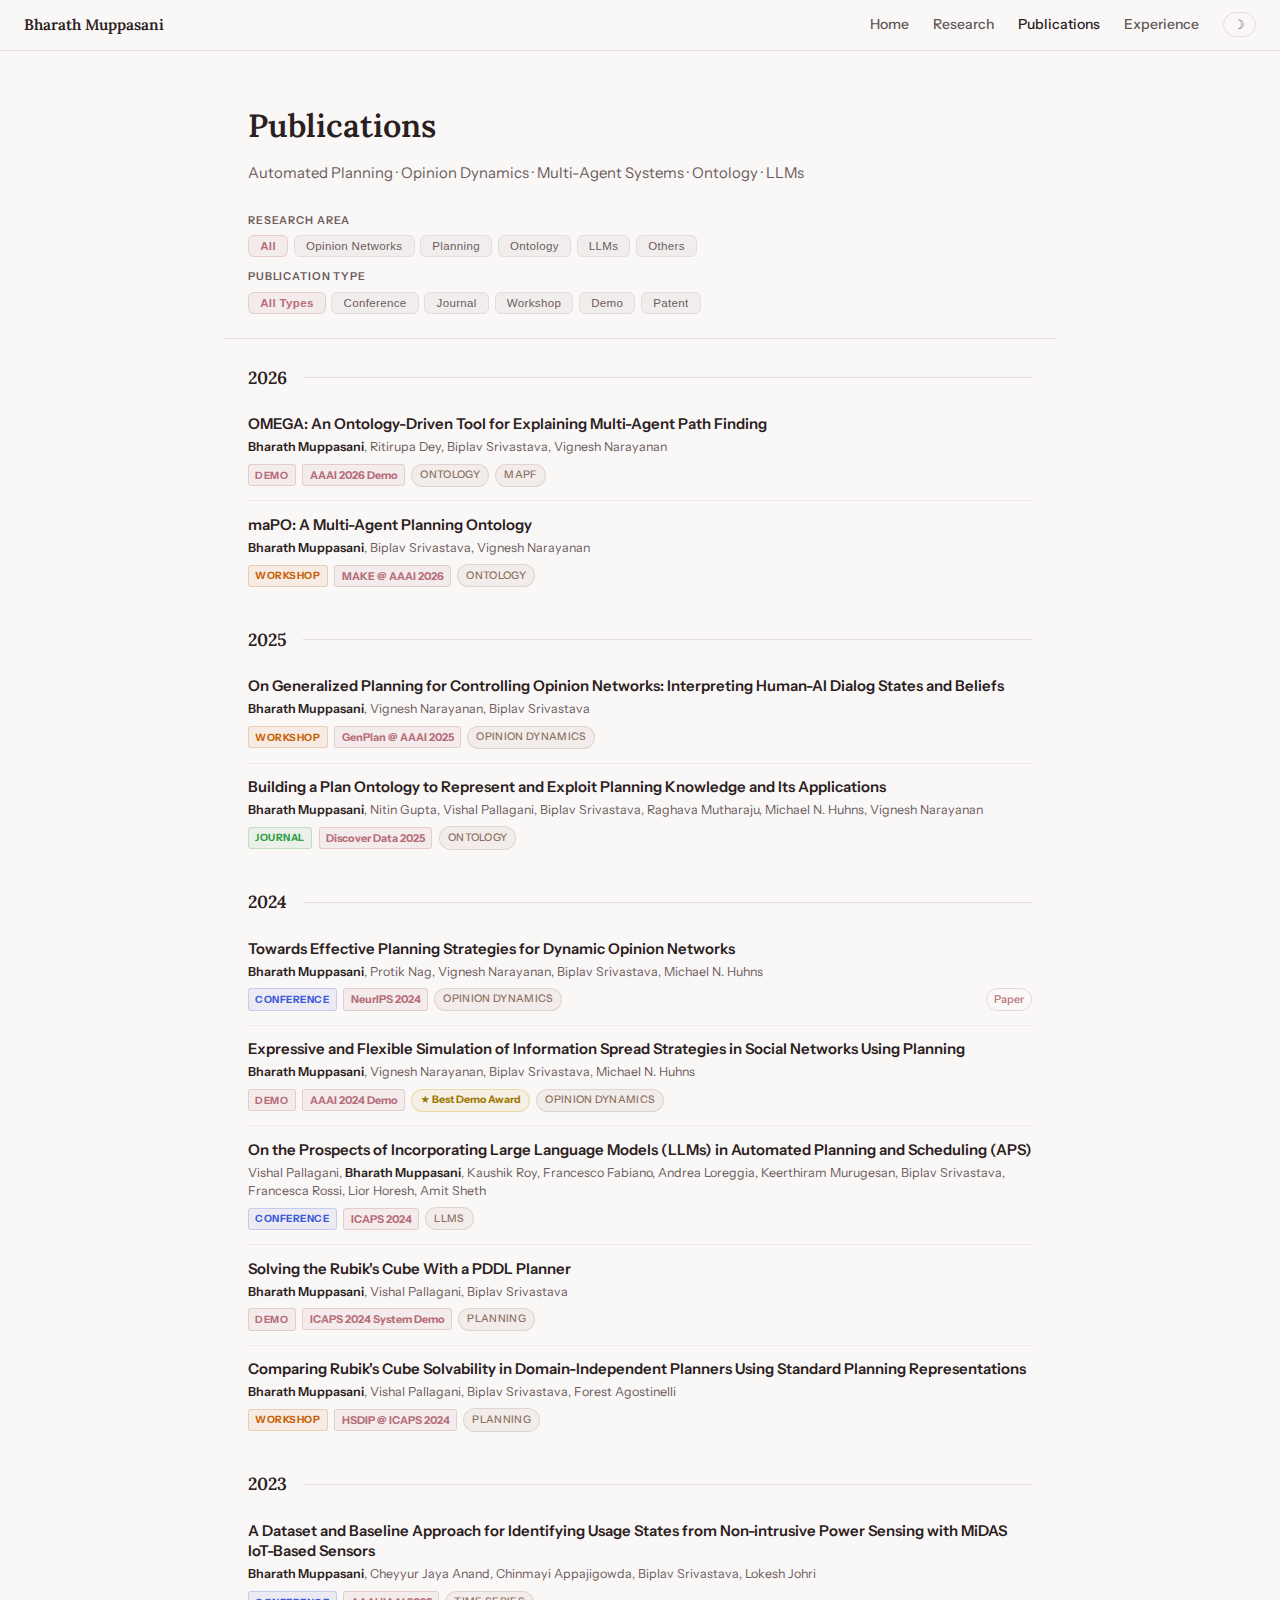
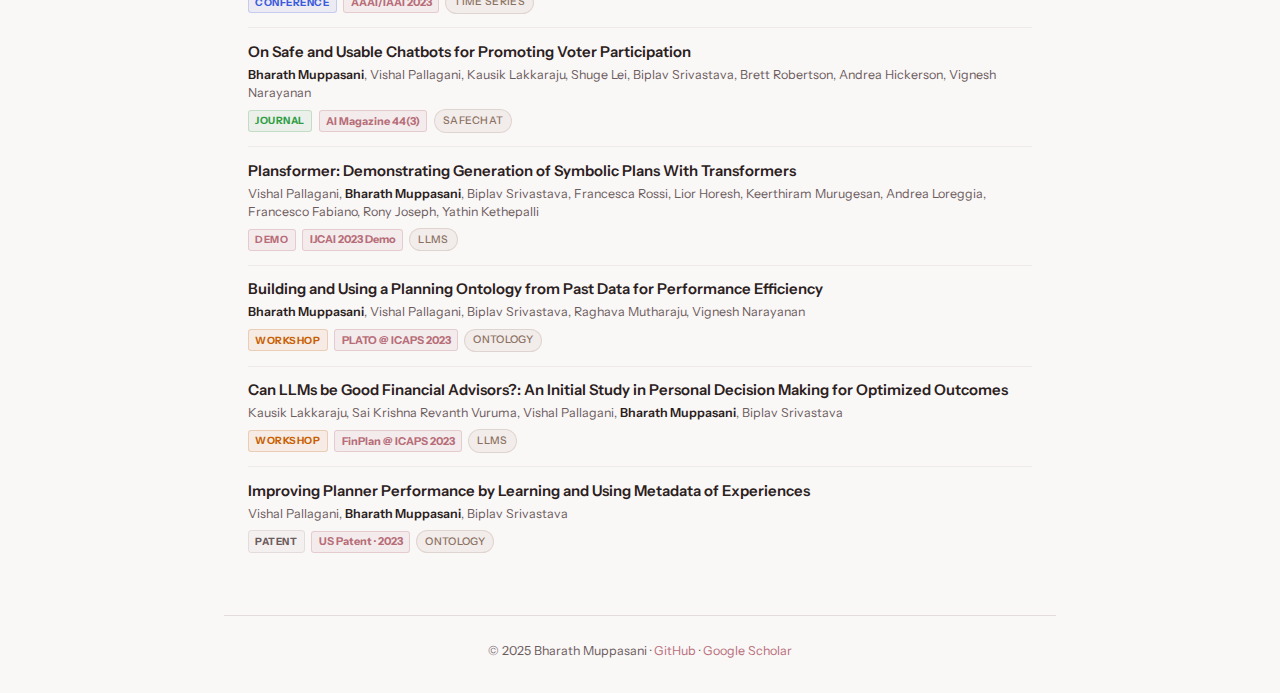
<file: publications.html>
<!DOCTYPE html>
<html lang="en">
<head>
  <script>
    (function() {
      var t = localStorage.getItem('theme');
      if (t === 'dark') document.documentElement.setAttribute('data-theme', 'dark');
    })();
  </script>
  <meta charset="UTF-8">
  <meta name="viewport" content="width=device-width, initial-scale=1.0">
  <title>Publications — Bharath Muppasani</title>
  <link rel="preconnect" href="https://fonts.googleapis.com">
  <link rel="preconnect" href="https://fonts.gstatic.com" crossorigin>
  <link href="https://fonts.googleapis.com/css2?family=Instrument+Sans:ital,wght@0,400;0,500;0,600;1,400&family=Lora:ital,wght@0,400;0,600;1,400&display=swap" rel="stylesheet">
  <style>
    :root {
      --bg: #faf7f7; --surface: #f2eded; --border: #e4dcdc;
      --text: #2a2020; --muted: #6b5b5b;
      --accent: #b76e79; --accent-faint: rgba(183,110,121,0.08); --accent-border: rgba(183,110,121,0.25);
      --ff-sans: 'Instrument Sans', system-ui, sans-serif;
      --ff-serif: 'Lora', Georgia, serif;
      --max: 52rem;
    }
    [data-theme="dark"] {
      --bg: #1a1616; --surface: #231e1e; --border: #3a3030;
      --text: #ede5e5; --muted: #a08888;
      --accent: #cf838e; --accent-faint: rgba(207,131,142,0.08); --accent-border: rgba(207,131,142,0.28);
    }
    *, *::before, *::after { box-sizing: border-box; margin: 0; padding: 0; }
    body { font-family: var(--ff-sans); background: var(--bg); color: var(--text); line-height: 1.7; min-height: 100vh; }

    /* Nav - matches research page */
    .site-nav { position: sticky; top: 0; z-index: 100; background: var(--bg); border-bottom: 1px solid var(--border); display: flex; align-items: center; justify-content: space-between; padding: 0.75rem 1.5rem; gap: 1rem; }
    .site-nav a { color: var(--text); text-decoration: none; font-size: 0.875rem; font-weight: 500; opacity: 0.75; transition: opacity 0.15s; }
    .site-nav a:hover, .site-nav a.active { opacity: 1; }
    .site-nav a.brand { font-weight: 600; opacity: 1; font-size: 0.95rem; font-family: var(--ff-serif); }
    .nav-links { display: flex; gap: 1.5rem; align-items: center; }
    .theme-btn { background: none; border: 1px solid var(--border); border-radius: 999px; padding: 0.25rem 0.6rem; cursor: pointer; font-size: 0.8rem; color: var(--muted); transition: border-color 0.2s, color 0.2s; }
    .theme-btn:hover { border-color: var(--accent); color: var(--accent); }

    /* Page header */
    .page-header { max-width: var(--max); margin: 3rem auto 0; padding: 0 1.5rem; }
    .page-header h1 { font-family: var(--ff-serif); font-size: clamp(1.5rem, 3vw, 2rem); font-weight: 600; color: var(--text); }
    .page-header p { color: var(--muted); font-size: 0.93rem; margin-top: 0.5rem; }

    /* Filter section */
    .filter-section { max-width: var(--max); margin: 1.5rem auto 0; padding: 0 1.5rem; }
    .filter-label {
      font-size: 0.68rem; font-weight: 600; letter-spacing: 0.08em; text-transform: uppercase;
      color: var(--muted); margin-bottom: 0.4rem; display: block;
    }
    .filter-row { display: flex; flex-wrap: wrap; gap: 0.35rem; margin-bottom: 0.6rem; }
    .filter-btn {
      font-size: 0.72rem; font-weight: 500; letter-spacing: 0.03em;
      background: var(--surface); border: 1px solid var(--border); border-radius: 0.375rem;
      padding: 0.25rem 0.7rem; cursor: pointer; color: var(--muted);
      transition: all 0.15s;
    }
    .filter-btn:hover { border-color: var(--accent-border); color: var(--accent); background: var(--accent-faint); }
    .filter-btn.active { background: var(--accent-faint); color: var(--accent); border-color: var(--accent-border); font-weight: 600; }

    /* Divider */
    .section-divider { max-width: var(--max); margin: 1.5rem auto 0; padding: 0 1.5rem; border: none; border-top: 1px solid var(--border); }

    /* Year sections */
    .year-section { max-width: var(--max); margin: 0 auto; padding: 0 1.5rem; }
    .year-header {
      display: flex; align-items: center; gap: 1rem;
      padding: 1.5rem 0 0.5rem;
    }
    .year-label { font-family: var(--ff-serif); font-size: 1.1rem; font-weight: 600; color: var(--text); white-space: nowrap; }
    .year-header::after { content: ''; flex: 1; height: 1px; background: var(--border); }

    /* Publication entry */
    .pub-entry {
      padding: 0.85rem 0;
      border-bottom: 1px solid color-mix(in srgb, var(--border) 50%, transparent);
    }
    .pub-entry:last-child { border-bottom: none; }

    .pub-title {
      font-size: 0.93rem; font-weight: 600; line-height: 1.4;
      color: var(--text); margin-bottom: 0.2rem;
    }
    .pub-authors { font-size: 0.78rem; color: var(--muted); line-height: 1.45; margin-bottom: 0.45rem; }
    .pub-authors strong { color: var(--text); font-weight: 600; }

    .pub-meta { display: flex; align-items: center; gap: 0.4rem; flex-wrap: wrap; }
    .pub-meta .spacer { flex: 1; }

    /* Type badges */
    .type-badge {
      font-size: 0.63rem; font-weight: 700; letter-spacing: 0.05em; text-transform: uppercase;
      padding: 0.1rem 0.4rem; border-radius: 0.2rem; border: 1px solid; white-space: nowrap;
    }
    .type-badge.conference { color: #3b5bdb; background: rgba(59,91,219,0.07); border-color: rgba(59,91,219,0.22); }
    .type-badge.journal    { color: #2f9e44; background: rgba(47,158,68,0.07); border-color: rgba(47,158,68,0.22); }
    .type-badge.workshop   { color: #c96000; background: rgba(201,96,0,0.07); border-color: rgba(201,96,0,0.22); }
    .type-badge.demo       { color: var(--accent); background: var(--accent-faint); border-color: var(--accent-border); }
    .type-badge.patent     { color: var(--muted); background: color-mix(in srgb, var(--surface) 80%, transparent); border-color: var(--border); }
    [data-theme="dark"] .type-badge.conference { color: #748ffc; background: rgba(116,143,252,0.09); border-color: rgba(116,143,252,0.22); }
    [data-theme="dark"] .type-badge.journal    { color: #69db7c; background: rgba(105,219,124,0.09); border-color: rgba(105,219,124,0.22); }
    [data-theme="dark"] .type-badge.workshop   { color: #ffa94d; background: rgba(255,169,77,0.09); border-color: rgba(255,169,77,0.22); }

    /* Venue chip - styled like venue-badge */
    .venue-chip {
      font-size: 0.68rem; font-weight: 700;
      background: var(--accent-faint); border: 1px solid var(--accent-border);
      color: var(--accent); border-radius: 0.2rem;
      padding: 0.05rem 0.4rem; white-space: nowrap;
    }

    /* Skill tags */
    .skill-tag {
      font-size: 0.66rem; font-weight: 500; letter-spacing: 0.03em; text-transform: uppercase;
      background: rgba(150,120,100,0.08); border: 1px solid rgba(150,120,100,0.2);
      color: #8a7060; border-radius: 999px; padding: 0.1rem 0.5rem;
    }
    [data-theme="dark"] .skill-tag {
      background: rgba(190,160,140,0.1); border-color: rgba(190,160,140,0.22);
      color: #bea08a;
    }

    /* Award tag */
    .award-tag {
      font-size: 0.66rem; font-weight: 700;
      background: rgba(215,175,55,0.1); border: 1px solid rgba(215,175,55,0.35);
      color: #9a7a00; border-radius: 999px; padding: 0.1rem 0.5rem;
    }
    [data-theme="dark"] .award-tag { color: #d4aa30; background: rgba(215,175,55,0.15); border-color: rgba(215,175,55,0.4); }

    /* Gold text shine */
    @keyframes gold-shine { 0% { background-position: -100% 50%; } 100% { background-position: 200% 50%; } }
    .gold-text-shine { position: relative; display: inline-block; }
    .gold-text-shine::after {
      content: attr(data-text); position: absolute; left: 0; top: 0; width: 100%; height: 100%;
      z-index: 1; pointer-events: none; background-size: 200% auto; color: transparent;
      -webkit-background-clip: text; background-clip: text;
      animation: gold-shine 2.5s ease-in-out forwards;
      background-image: linear-gradient(120deg, transparent 0%, transparent 30%, #a07c26 40%, #ffd700 48%, #ffffff 50%, #ffd700 52%, #a07c26 60%, transparent 70%, transparent 100%);
    }
    [data-theme="dark"] .gold-text-shine::after {
      background-image: linear-gradient(120deg, transparent 0%, transparent 30%, #fde68a 40%, #fbbf24 48%, #ffffff 50%, #fbbf24 52%, #fde68a 60%, transparent 70%, transparent 100%);
    }
    .twinkle-star {
      position: absolute; width: 16px; height: 16px; background: #FFD700;
      clip-path: polygon(50% 0%, 61% 35%, 98% 35%, 68% 57%, 79% 91%, 50% 70%, 21% 91%, 32% 57%, 2% 35%, 39% 35%);
      animation: twinkle-fade 0.8s ease-in-out forwards; pointer-events: none; z-index: 50;
    }
    @keyframes twinkle-fade {
      0% { transform: scale(0) rotate(0deg); opacity: 0; }
      50% { transform: scale(1) rotate(180deg); opacity: 1; }
      100% { transform: scale(0) rotate(360deg); opacity: 0; }
    }

    /* Pub links */
    .pub-links { display: flex; gap: 0.35rem; }
    .pub-link-btn {
      font-size: 0.68rem; color: var(--accent); text-decoration: none;
      border: 1px solid var(--accent-border); border-radius: 999px;
      padding: 0.08rem 0.45rem; font-weight: 500;
    }
    .pub-link-btn:hover { background: var(--accent-faint); }

    .site-footer { text-align: center; padding: 1.5rem 1.5rem 2rem; font-size: 0.78rem; color: var(--muted); border-top: 1px solid var(--border); margin-top: 3rem; max-width: var(--max); margin-left: auto; margin-right: auto; }
    .site-footer a { color: var(--accent); text-decoration: none; }
  </style>
</head>
<body>

<nav class="site-nav">
  <a href="index.html" class="brand">Bharath Muppasani</a>
  <div class="nav-links">
    <a href="index.html">Home</a>
    <a href="research.html">Research</a>
    <a href="publications.html" class="active">Publications</a>
    <a href="index.html#experience">Experience</a>
    <button class="theme-btn" id="themeBtn" aria-label="Toggle theme">☽</button>
  </div>
</nav>

<header class="page-header">
  <h1>Publications</h1>
  <p>Automated Planning · Opinion Dynamics · Multi-Agent Systems · Ontology · LLMs</p>
</header>

<!-- Filters -->
<div class="filter-section">
  <span class="filter-label">Research Area</span>
  <div class="filter-row" id="theme-filters">
    <button class="filter-btn active" data-filter="all" data-group="theme">All</button>
    <button class="filter-btn" data-filter="opinion" data-group="theme">Opinion Networks</button>
    <button class="filter-btn" data-filter="planning" data-group="theme">Planning</button>
    <button class="filter-btn" data-filter="ontology" data-group="theme">Ontology</button>
    <button class="filter-btn" data-filter="llm" data-group="theme">LLMs</button>
    <button class="filter-btn" data-filter="others" data-group="theme">Others</button>
  </div>
  <span class="filter-label">Publication Type</span>
  <div class="filter-row" id="type-filters">
    <button class="filter-btn active" data-filter="all" data-group="type">All Types</button>
    <button class="filter-btn" data-filter="conference" data-group="type">Conference</button>
    <button class="filter-btn" data-filter="journal" data-group="type">Journal</button>
    <button class="filter-btn" data-filter="workshop" data-group="type">Workshop</button>
    <button class="filter-btn" data-filter="demo" data-group="type">Demo</button>
    <button class="filter-btn" data-filter="patent" data-group="type">Patent</button>
  </div>
</div>

<hr class="section-divider">

<div id="publications-list">

  <!-- 2026 -->
  <div class="year-section">
    <div class="year-header"><span class="year-label">2026</span></div>

    <div class="publication-item pub-entry" data-theme="planning ontology" data-type="demo">
      <p class="pub-title">OMEGA: An Ontology-Driven Tool for Explaining Multi-Agent Path Finding</p>
      <p class="pub-authors"><strong>Bharath Muppasani</strong>, Ritirupa Dey, Biplav Srivastava, Vignesh Narayanan</p>
      <div class="pub-meta">
        <span class="type-badge demo">Demo</span>
        <span class="venue-chip">AAAI 2026 Demo</span>
        <span class="skill-tag">Ontology</span>
        <span class="skill-tag">MAPF</span>
      </div>
    </div>

    <div class="publication-item pub-entry" data-theme="ontology" data-type="workshop">
      <p class="pub-title">maPO: A Multi-Agent Planning Ontology</p>
      <p class="pub-authors"><strong>Bharath Muppasani</strong>, Biplav Srivastava, Vignesh Narayanan</p>
      <div class="pub-meta">
        <span class="type-badge workshop">Workshop</span>
        <span class="venue-chip">MAKE @ AAAI 2026</span>
        <span class="skill-tag">Ontology</span>
      </div>
    </div>
  </div>

  <!-- 2025 -->
  <div class="year-section">
    <div class="year-header"><span class="year-label">2025</span></div>

    <div class="publication-item pub-entry" data-theme="opinion" data-type="workshop">
      <p class="pub-title">On Generalized Planning for Controlling Opinion Networks: Interpreting Human-AI Dialog States and Beliefs</p>
      <p class="pub-authors"><strong>Bharath Muppasani</strong>, Vignesh Narayanan, Biplav Srivastava</p>
      <div class="pub-meta">
        <span class="type-badge workshop">Workshop</span>
        <span class="venue-chip">GenPlan @ AAAI 2025</span>
        <span class="skill-tag">Opinion Dynamics</span>
      </div>
    </div>

    <div class="publication-item pub-entry" data-theme="ontology" data-type="journal">
      <p class="pub-title">Building a Plan Ontology to Represent and Exploit Planning Knowledge and Its Applications</p>
      <p class="pub-authors"><strong>Bharath Muppasani</strong>, Nitin Gupta, Vishal Pallagani, Biplav Srivastava, Raghava Mutharaju, Michael N. Huhns, Vignesh Narayanan</p>
      <div class="pub-meta">
        <span class="type-badge journal">Journal</span>
        <span class="venue-chip">Discover Data 2025</span>
        <span class="skill-tag">Ontology</span>
      </div>
    </div>
  </div>

  <!-- 2024 -->
  <div class="year-section">
    <div class="year-header"><span class="year-label">2024</span></div>

    <div class="publication-item pub-entry" data-theme="opinion" data-type="conference">
      <p class="pub-title">Towards Effective Planning Strategies for Dynamic Opinion Networks</p>
      <p class="pub-authors"><strong>Bharath Muppasani</strong>, Protik Nag, Vignesh Narayanan, Biplav Srivastava, Michael N. Huhns</p>
      <div class="pub-meta">
        <span class="type-badge conference">Conference</span>
        <span class="venue-chip">NeurIPS 2024</span>
        <span class="skill-tag">Opinion Dynamics</span>
        <div class="spacer"></div>
        <div class="pub-links">
          <a href="https://openreview.net/pdf?id=LYivxMp5es" class="pub-link-btn" target="_blank">Paper</a>
        </div>
      </div>
    </div>

    <div class="publication-item pub-entry" data-theme="opinion" data-type="demo">
      <p class="pub-title">Expressive and Flexible Simulation of Information Spread Strategies in Social Networks Using Planning</p>
      <p class="pub-authors"><strong>Bharath Muppasani</strong>, Vignesh Narayanan, Biplav Srivastava, Michael N. Huhns</p>
      <div class="pub-meta">
        <span class="type-badge demo">Demo</span>
        <span class="venue-chip">AAAI 2024 Demo</span>
        <span class="award-tag">★ Best Demo Award</span>
        <span class="skill-tag">Opinion Dynamics</span>
      </div>
    </div>

    <div class="publication-item pub-entry" data-theme="llm planning" data-type="conference">
      <p class="pub-title">On the Prospects of Incorporating Large Language Models (LLMs) in Automated Planning and Scheduling (APS)</p>
      <p class="pub-authors">Vishal Pallagani, <strong>Bharath Muppasani</strong>, Kaushik Roy, Francesco Fabiano, Andrea Loreggia, Keerthiram Murugesan, Biplav Srivastava, Francesca Rossi, Lior Horesh, Amit Sheth</p>
      <div class="pub-meta">
        <span class="type-badge conference">Conference</span>
        <span class="venue-chip">ICAPS 2024</span>
        <span class="skill-tag">LLMs</span>
      </div>
    </div>

    <div class="publication-item pub-entry" data-theme="planning" data-type="demo">
      <p class="pub-title">Solving the Rubik's Cube With a PDDL Planner</p>
      <p class="pub-authors"><strong>Bharath Muppasani</strong>, Vishal Pallagani, Biplav Srivastava</p>
      <div class="pub-meta">
        <span class="type-badge demo">Demo</span>
        <span class="venue-chip">ICAPS 2024 System Demo</span>
        <span class="skill-tag">Planning</span>
      </div>
    </div>

    <div class="publication-item pub-entry" data-theme="planning" data-type="workshop">
      <p class="pub-title">Comparing Rubik's Cube Solvability in Domain-Independent Planners Using Standard Planning Representations</p>
      <p class="pub-authors"><strong>Bharath Muppasani</strong>, Vishal Pallagani, Biplav Srivastava, Forest Agostinelli</p>
      <div class="pub-meta">
        <span class="type-badge workshop">Workshop</span>
        <span class="venue-chip">HSDIP @ ICAPS 2024</span>
        <span class="skill-tag">Planning</span>
      </div>
    </div>
  </div>

  <!-- 2023 -->
  <div class="year-section">
    <div class="year-header"><span class="year-label">2023</span></div>

    <div class="publication-item pub-entry" data-theme="others" data-type="conference">
      <p class="pub-title">A Dataset and Baseline Approach for Identifying Usage States from Non-intrusive Power Sensing with MiDAS IoT-Based Sensors</p>
      <p class="pub-authors"><strong>Bharath Muppasani</strong>, Cheyyur Jaya Anand, Chinmayi Appajigowda, Biplav Srivastava, Lokesh Johri</p>
      <div class="pub-meta">
        <span class="type-badge conference">Conference</span>
        <span class="venue-chip">AAAI/IAAI 2023</span>
        <span class="skill-tag">Time Series</span>
      </div>
    </div>

    <div class="publication-item pub-entry" data-theme="others" data-type="journal">
      <p class="pub-title">On Safe and Usable Chatbots for Promoting Voter Participation</p>
      <p class="pub-authors"><strong>Bharath Muppasani</strong>, Vishal Pallagani, Kausik Lakkaraju, Shuge Lei, Biplav Srivastava, Brett Robertson, Andrea Hickerson, Vignesh Narayanan</p>
      <div class="pub-meta">
        <span class="type-badge journal">Journal</span>
        <span class="venue-chip">AI Magazine 44(3)</span>
        <span class="skill-tag">SafeChat</span>
      </div>
    </div>

    <div class="publication-item pub-entry" data-theme="llm" data-type="demo">
      <p class="pub-title">Plansformer: Demonstrating Generation of Symbolic Plans With Transformers</p>
      <p class="pub-authors">Vishal Pallagani, <strong>Bharath Muppasani</strong>, Biplav Srivastava, Francesca Rossi, Lior Horesh, Keerthiram Murugesan, Andrea Loreggia, Francesco Fabiano, Rony Joseph, Yathin Kethepalli</p>
      <div class="pub-meta">
        <span class="type-badge demo">Demo</span>
        <span class="venue-chip">IJCAI 2023 Demo</span>
        <span class="skill-tag">LLMs</span>
      </div>
    </div>

    <div class="publication-item pub-entry" data-theme="ontology" data-type="workshop">
      <p class="pub-title">Building and Using a Planning Ontology from Past Data for Performance Efficiency</p>
      <p class="pub-authors"><strong>Bharath Muppasani</strong>, Vishal Pallagani, Biplav Srivastava, Raghava Mutharaju, Vignesh Narayanan</p>
      <div class="pub-meta">
        <span class="type-badge workshop">Workshop</span>
        <span class="venue-chip">PLATO @ ICAPS 2023</span>
        <span class="skill-tag">Ontology</span>
      </div>
    </div>

    <div class="publication-item pub-entry" data-theme="llm others" data-type="workshop">
      <p class="pub-title">Can LLMs be Good Financial Advisors?: An Initial Study in Personal Decision Making for Optimized Outcomes</p>
      <p class="pub-authors">Kausik Lakkaraju, Sai Krishna Revanth Vuruma, Vishal Pallagani, <strong>Bharath Muppasani</strong>, Biplav Srivastava</p>
      <div class="pub-meta">
        <span class="type-badge workshop">Workshop</span>
        <span class="venue-chip">FinPlan @ ICAPS 2023</span>
        <span class="skill-tag">LLMs</span>
      </div>
    </div>

    <div class="publication-item pub-entry" data-theme="ontology" data-type="patent">
      <p class="pub-title">Improving Planner Performance by Learning and Using Metadata of Experiences</p>
      <p class="pub-authors">Vishal Pallagani, <strong>Bharath Muppasani</strong>, Biplav Srivastava</p>
      <div class="pub-meta">
        <span class="type-badge patent">Patent</span>
        <span class="venue-chip">US Patent · 2023</span>
        <span class="skill-tag">Ontology</span>
      </div>
    </div>
  </div>

</div>

<footer class="site-footer">
  <p>© 2025 Bharath Muppasani · <a href="https://github.com/BharathMuppasani" target="_blank">GitHub</a> · <a href="https://scholar.google.com/citations?user=4jmlBaYAAAAJ&hl=en" target="_blank">Google Scholar</a></p>
</footer>

<script>
  // Theme toggle
  const btn = document.getElementById('themeBtn');
  function applyTheme(dark) {
    if (dark) document.documentElement.setAttribute('data-theme', 'dark');
    else document.documentElement.removeAttribute('data-theme');
    btn.textContent = dark ? '☀' : '☽';
    localStorage.setItem('theme', dark ? 'dark' : 'light');
  }
  applyTheme(localStorage.getItem('theme') === 'dark');
  btn.addEventListener('click', () => {
    applyTheme(document.documentElement.getAttribute('data-theme') !== 'dark');
  });

  // Filters
  const themeBtns = document.querySelectorAll('[data-group="theme"]');
  const typeBtns = document.querySelectorAll('[data-group="type"]');
  const items = document.querySelectorAll('.publication-item');
  let currentTheme = 'all', currentType = 'all';

  function filterItems() {
    document.querySelectorAll('.year-section').forEach(section => {
      const visible = Array.from(section.querySelectorAll('.publication-item')).some(item => {
        const themes = item.dataset.theme.split(' ');
        const themeMatch = currentTheme === 'all' || themes.includes(currentTheme);
        const typeMatch = currentType === 'all' || item.dataset.type === currentType;
        return themeMatch && typeMatch;
      });
      section.style.display = visible ? '' : 'none';
    });
    items.forEach(item => {
      const themeMatch = currentTheme === 'all' || item.dataset.theme.split(' ').includes(currentTheme);
      const typeMatch = currentType === 'all' || item.dataset.type === currentType;
      item.style.display = (themeMatch && typeMatch) ? '' : 'none';
    });
  }

  themeBtns.forEach(btn => btn.addEventListener('click', () => {
    themeBtns.forEach(b => b.classList.remove('active'));
    btn.classList.add('active');
    currentTheme = btn.dataset.filter;
    filterItems();
  }));
  typeBtns.forEach(btn => btn.addEventListener('click', () => {
    typeBtns.forEach(b => b.classList.remove('active'));
    btn.classList.add('active');
    currentType = btn.dataset.filter;
    filterItems();
  }));
</script>
<script src="js/confetti.browser.min.js"></script>
<script src="js/award.js"></script>
</body>
</html>
</file>
